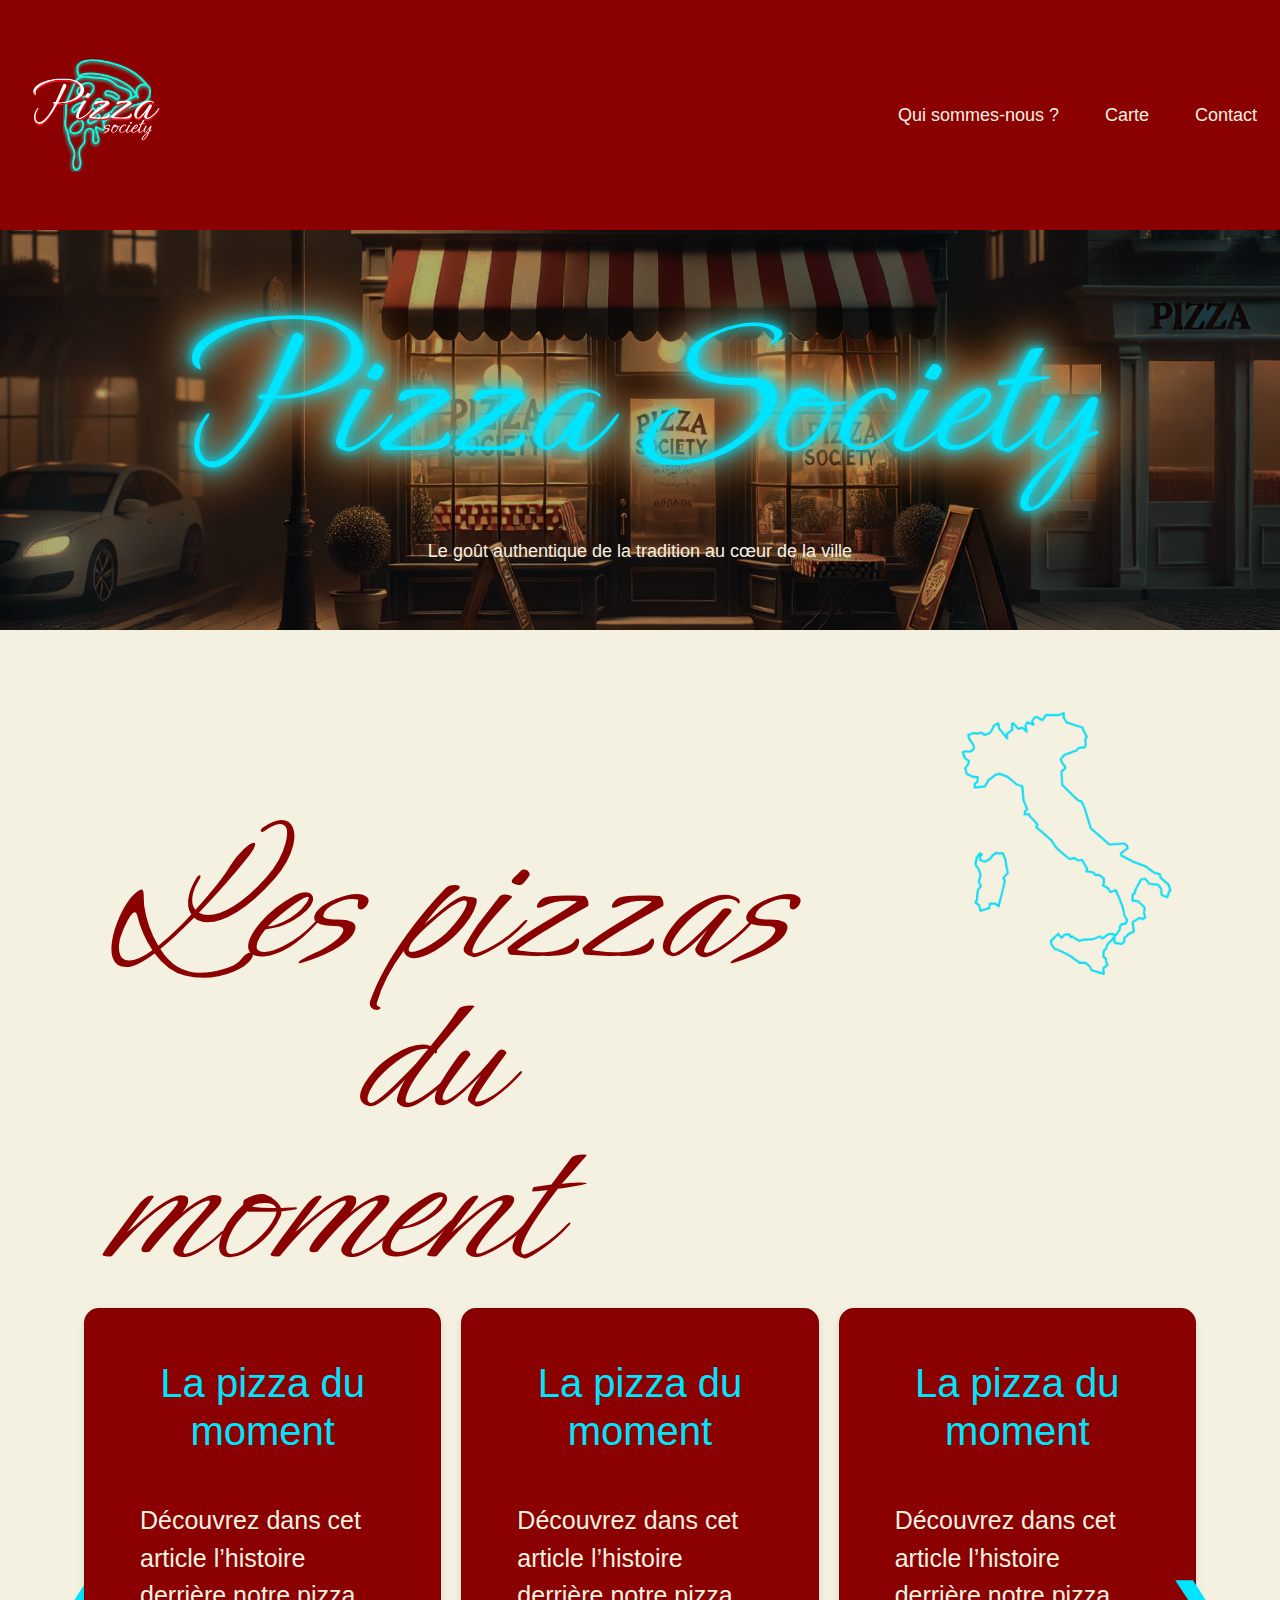
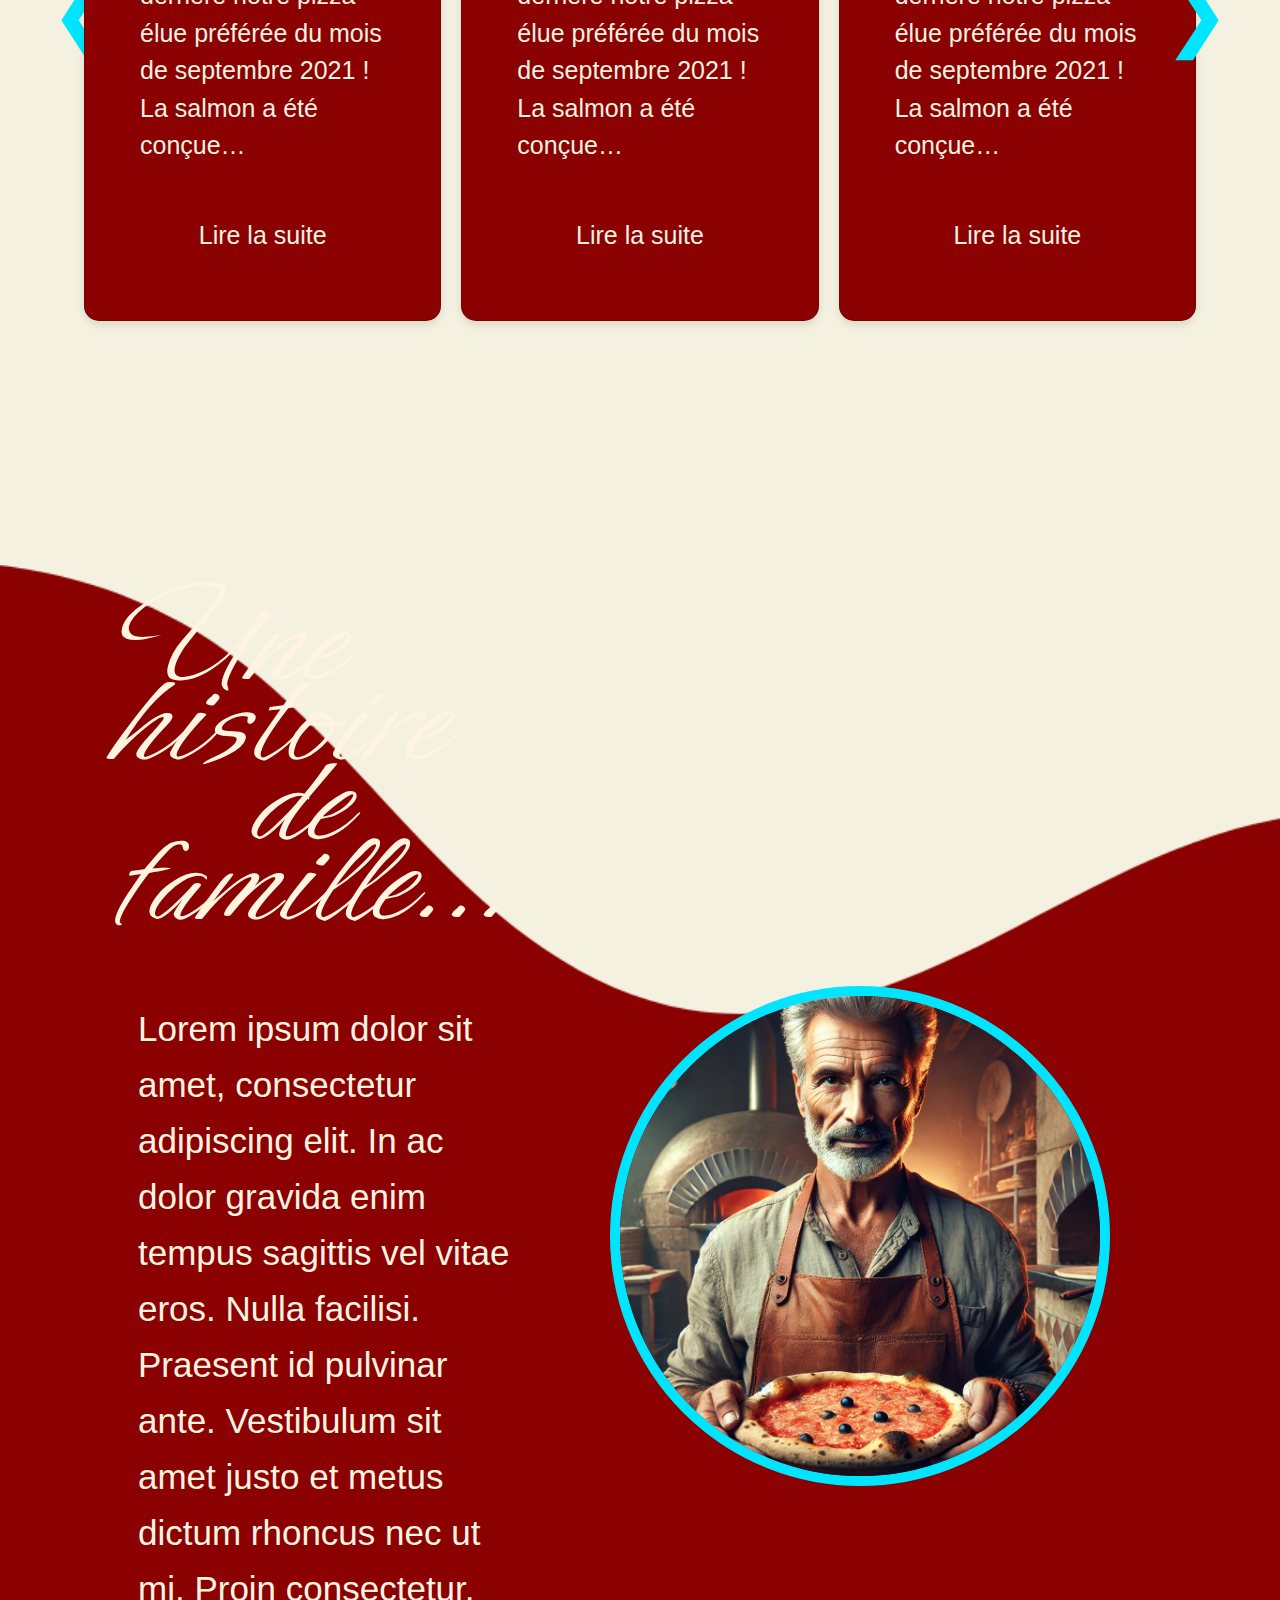
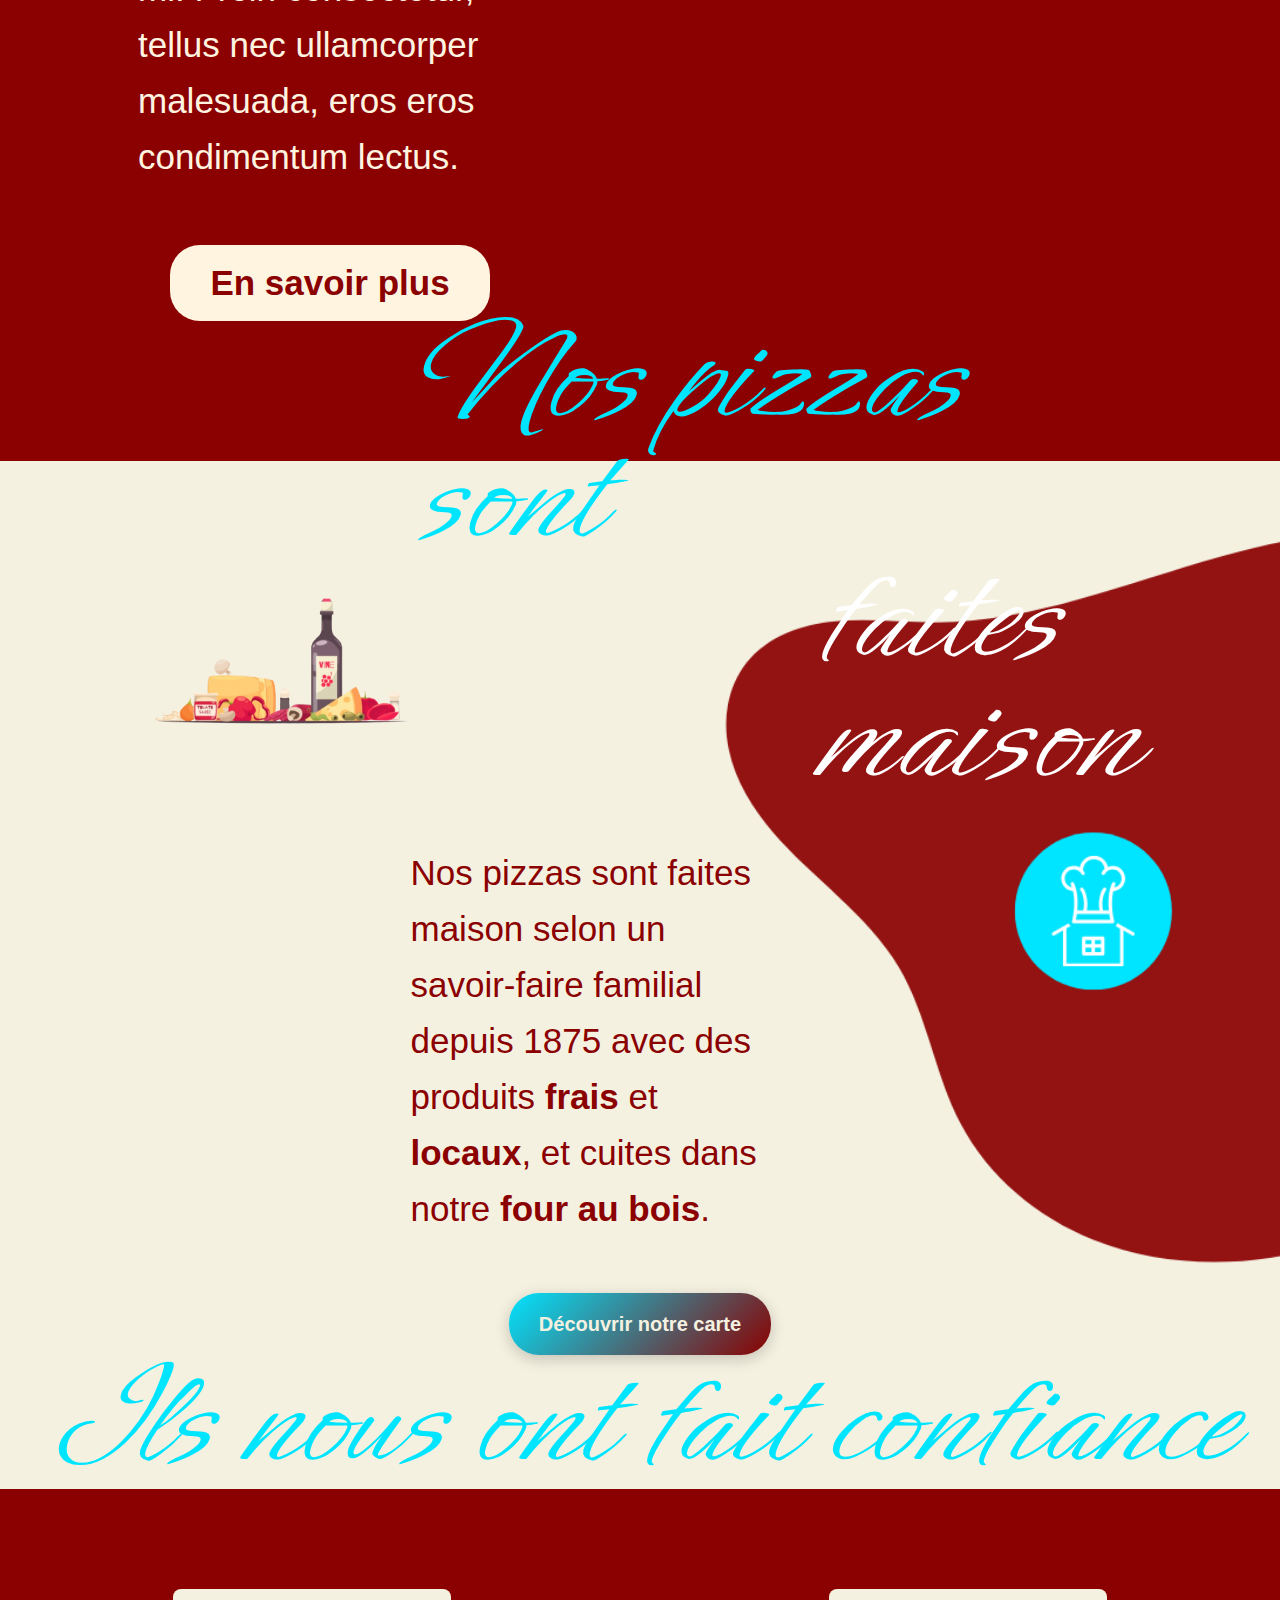
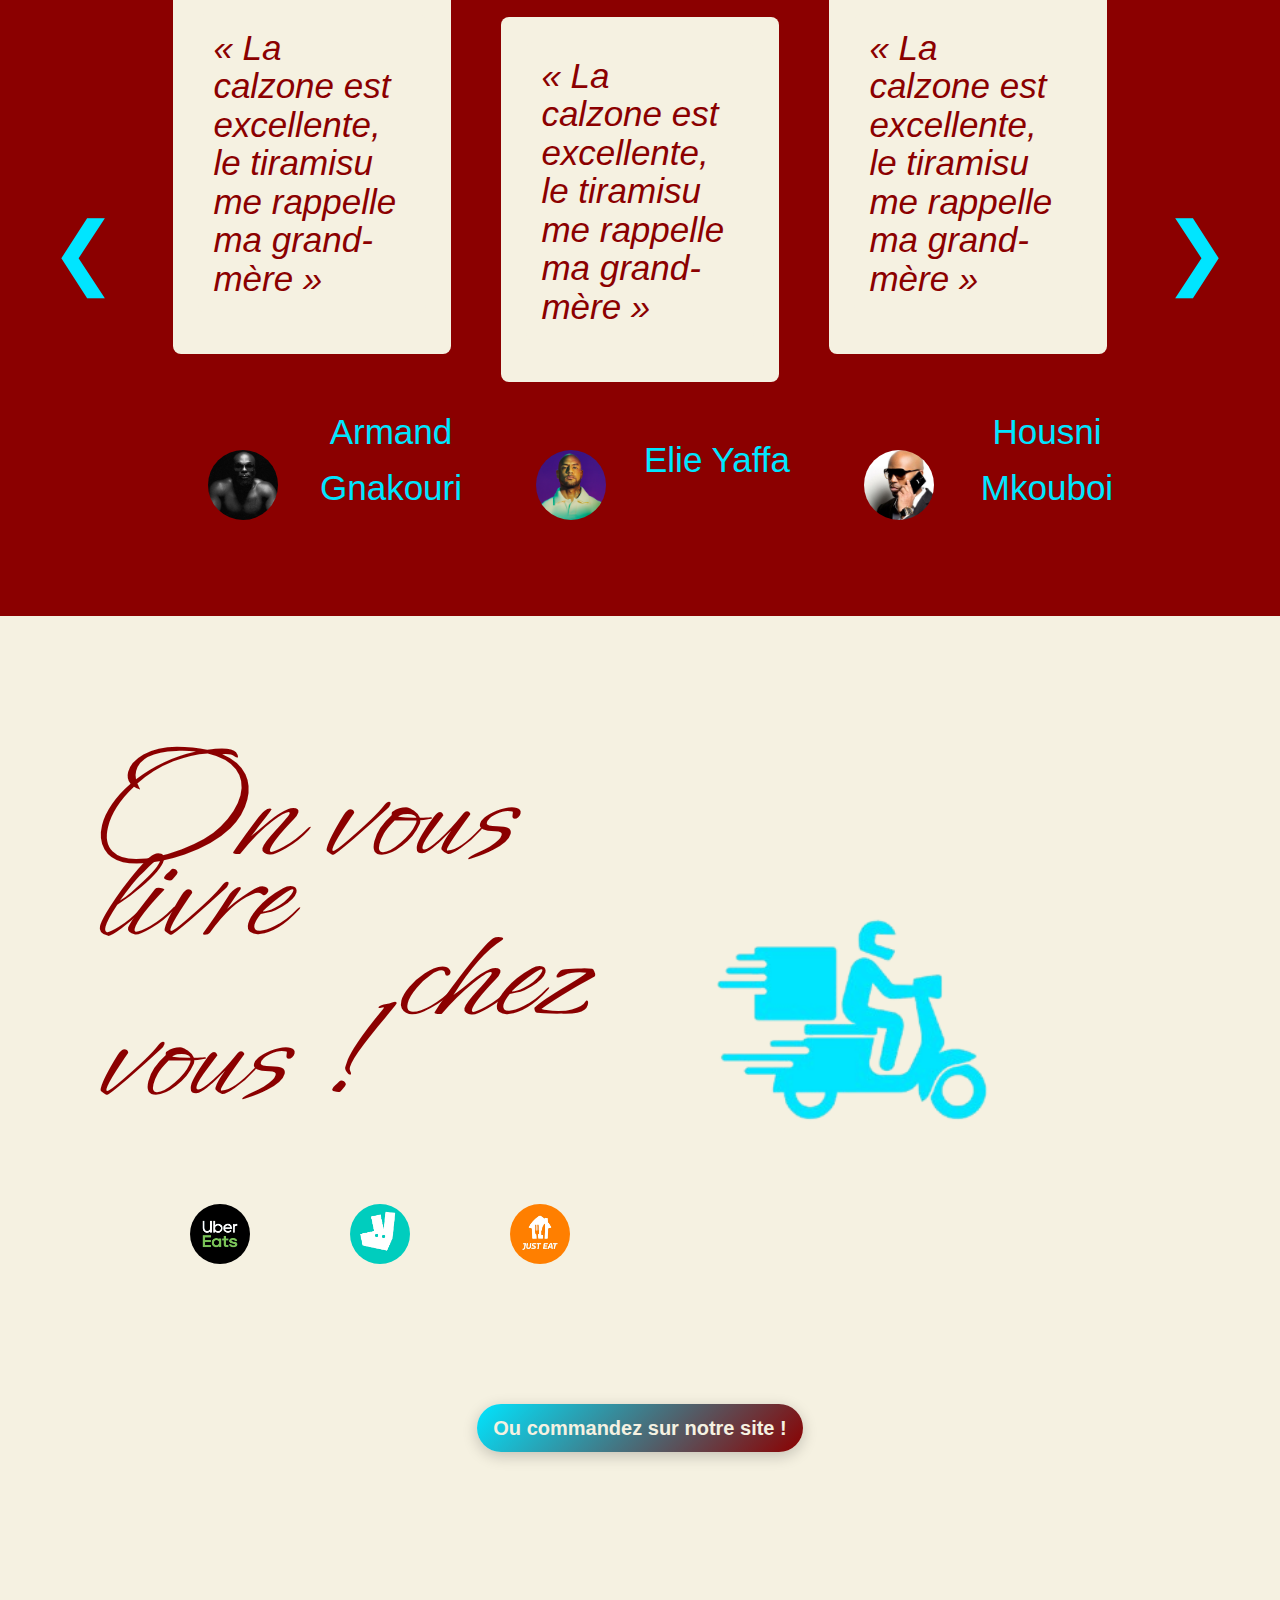
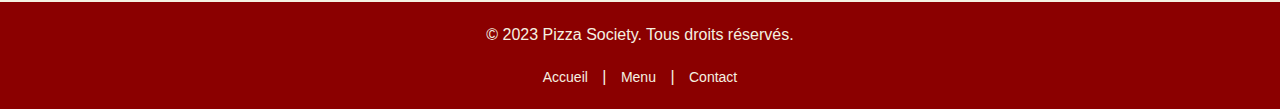
<file: HTML/index.html>
<!DOCTYPE html>
<html lang="fr">

<head>
    <meta charset="UTF-8">
    <meta name="viewport" content="width=device-width, initial-scale=1.0">
    <link rel="preconnect" href="https://fonts.googleapis.com">
    <link rel="preconnect" href="https://fonts.gstatic.com" crossorigin>
    <link rel="preconnect" href="https://fonts.googleapis.com">
    <link rel="preconnect" href="https://fonts.gstatic.com" crossorigin>
    <link href="https://fonts.googleapis.com/css2?family=Ephesis&family=Inter:wght@100..900&display=swap" rel="stylesheet">
    <link href="https://fonts.googleapis.com/css2?family=Ephesis&family=Nunito+Sans:ital,opsz,wght@0,6..12,200..1000;1,6..12,200..1000&display=swap" rel="stylesheet">
    <link href="https://maxcdn.bootstrapcdn.com/bootstrap/4.5.2/css/bootstrap.min.css" rel="stylesheet">
    <link rel="stylesheet" href="CSS/style.css">
    <title>Pizza Society-Accueil</title>
    <link rel="stylesheet" href="style.css">
</head>

<body>
    
    <nav class="navbar navbar-expand-lg navbar-dark bg-danger custom-navbar">
        <a class="navbar-brand" href="#">
            <img src="/Medias/Red and Beige Illustrative Pizza Restaurant Logo (4).png" alt="Pizza Society Logo" class="custom-logo">
        </a>
        <!-- Bouton de menu burger visible uniquement en responsive -->
        <button class="navbar-toggler d-lg-none" type="button" data-toggle="collapse" data-target="#navbarNav" aria-controls="navbarNav" aria-expanded="false" aria-label="Toggle navigation">
            <span class="navbar-toggler-icon"></span>
        </button>
        <!-- Liens de navigation -->
        <div class="collapse navbar-collapse" id="navbarNav">
            <ul class="navbar-nav ml-auto">
                <li class="nav-item">
                    <a class="nav-link" href="#family-story">Qui sommes-nous ?</a>
                </li>
                <li class="nav-item">
                    <a class="nav-link" href="/HTML/carte.html">Carte</a>
                </li>
                <li class="nav-item">
                    <a class="nav-link" href="/HTML/contact.html">Contact</a>
                </li>
            </ul>
        </div>
    </nav>
    
    
    
    
     <!-- Section Hero -->
     <section class="hero-section">
        <h1 class="hero-title">Pizza Society</h1>
        <p class="hero-subtitle">Le goût authentique de la tradition au cœur de la ville</p>
    </section>

   <!-- Section Pizzas du moment -->
<section class="first_page">
    <div class="pizza-du-moment">
        <h1>Les pizzas <br> <span>du moment</span></h1>
        <img src="Medias/italie-carte.png" alt="carte Italie">
    </div>
    <div class="carousel">
        <button class="carousel-btn left-btn">❮</button>
        <div class="cards-container">
            <div class="card">
                <h2 class="card-title">La pizza du <br> moment</h2>
                <p class="card-description">Découvrez dans cet article l’histoire derrière notre pizza élue préférée du mois de septembre 2021 ! La salmon a été conçue…</p>
                <button class="card-button">Lire la suite</button>
            </div>
            <div class="card">
                <h2 class="card-title">La pizza du <br> moment</h2>
                <p class="card-description">Découvrez dans cet article l’histoire derrière notre pizza élue préférée du mois de septembre 2021 ! La salmon a été conçue…</p>
                <button class="card-button">Lire la suite</button>
            </div>
            <div class="card">
                <h2 class="card-title">La pizza du <br> moment</h2>
                <p class="card-description">Découvrez dans cet article l’histoire derrière notre pizza élue préférée du mois de septembre 2021 ! La salmon a été conçue…</p>
                <button class="card-button">Lire la suite</button>
            </div>
        </div>
        <button class="carousel-btn right-btn">❯</button>
    </div>

<!-- Section Histoire de famille -->
<section id="family-story" class="family-story">
    <div class="content">
        <h1>Une histoire <br> <span>de famille...</span></h1>
        <p>Lorem ipsum dolor sit amet, consectetur adipiscing elit. In ac dolor gravida enim tempus sagittis vel vitae eros. Nulla facilisi. Praesent id pulvinar ante. Vestibulum sit amet justo et metus dictum rhoncus nec ut mi. Proin consectetur, tellus nec ullamcorper malesuada, eros eros condimentum lectus.</p>
        <a href="#" class="btn-savoir-plus">En savoir plus</a>
    </div>
    <div class="image-container">
        <img src="Medias/Pizzaiolo_Badass.jpg" alt="Chef">
    </div>
</section>
</section>

<!-- Section Nos pizzas faites maison -->
<section class="fait-maison reveal">
    <div class="card-maison">
        <div class="top">
            <div class="image_repas">
                <img src="Medias/Repas.png" alt="repas">
            </div>
            <h2>Nos pizzas sont <br><span>faites maison</span></h2>
        </div>
        <div class="container">
            <p>Nos pizzas sont faites maison selon un savoir-faire familial depuis 1875 avec des produits <strong>frais</strong> et <strong>locaux</strong>, et cuites dans notre <strong>four au bois</strong>.</p>
        </div>
        <a href="/HTML/carte.html" class="btn_carte">Découvrir notre carte</a>
    </div>
</section>

<!-- Section Témoignages -->
<section class="Témoignages">
    <div class="titre-témoignage">
        <h3> Ils nous ont fait confiance</h3>
    </div>
    <div class="carousel">
        <button class="carousel-btn left-btn">❮</button>
        <div class="slider">
            <div class="slide">
                <div class="bubble">
                    <p>« La calzone est excellente, le tiramisu me rappelle ma grand-mère »</p>
                </div>
                <div class="author">
                    <img src="Medias/kaaris.jpg" alt="Armand Gnakouri">
                    <span>Armand Gnakouri</span>
                </div>
            </div>
            <div class="slide">
                <div class="bubble">
                    <p>« La calzone est excellente, le tiramisu me rappelle ma grand-mère »</p>
                </div>
                <div class="author">
                    <img src="Medias/booba.png" alt="Elie Yaffa">
                    <span>Elie Yaffa</span>
                </div>
            </div>
            <div class="slide">
                <div class="bubble">
                    <p>« La calzone est excellente, le tiramisu me rappelle ma grand-mère »</p>
                </div>
                <div class="author">
                    <img src="Medias/rohff.png" alt="Housni Mkouboi">
                    <span>Housni Mkouboi</span>
                </div>
            </div>
        </div>
        <button class="carousel-btn right-btn">❯</button>
    </div>
</section>

<!-- Section Livraison -->
<section class="livraison reveal">
    <div class="container">
        <div class="titre-livraison">
            <h2>On vous livre <br> <span>chez vous !</span> </h2>
        </div>
        <div class="delivery-logos">
            <img src="Medias/uber-eats.png" alt="Uber Eats">
            <img src="Medias/deliveroo3.png" alt="Deliveroo">
            <img src="Medias/just-eat.png" alt="Just Eat">
        </div>
    </div>
    <div class="logo-livraison">
        <img src="Medias/logo-livraison.png" alt="logo livraison">
    </div>
</section>


<div class="btn-livraison">
    <a href="/HTML/contact.html" class="btn-commandez">Ou commandez sur notre site !</a>
</div>

<!-- Footer -->
<footer class="footer">
    <div class="footer-content">
        <p>&copy; 2023 Pizza Society. Tous droits réservés.</p>
        <nav class="footer-nav">
            <a href="#home">Accueil</a> |
            <a href="#menu">Menu</a> |
            <a href="#contact">Contact</a>
        </nav>
    </div>
</footer>

        <!-- Scripts Bootstrap -->
        <script src="https://code.jquery.com/jquery-3.5.1.min.js"></script>
        <script src="https://cdn.jsdelivr.net/npm/popper.js@1.16.1/dist/umd/popper.min.js"></script>
        <script src="https://stackpath.bootstrapcdn.com/bootstrap/4.5.2/js/bootstrap.min.js"></script>

        <script>
        document.querySelector('.nav-link').addEventListener('click', function(e) {
           e.preventDefault();
           const target = document.querySelector(this.getAttribute('href'));
           window.scrollTo({
               top: target.offsetTop,
               behavior: 'smooth'
               });
            });
        </script>
        <script>
            document.getElementById('burger-menu').addEventListener('click', function(e) {
                const navLinks = document.getElementById('nav-links');
                navLinks.classList.toggle('show');
            });
        </script>
        <script>
            // Active l'effet de clignotement au survol du texte "Bienvenue Chez Jonathan"
            document.getElementById('heroTitle').addEventListener('mouseover', function() {
                this.classList.add('blink');
            });
        
            // Désactive l'effet de clignotement quand on quitte le survol
            document.getElementById('heroTitle').addEventListener('mouseout', function() {
                this.classList.remove('blink');
            });
        </script>
</body>

</html
</file>
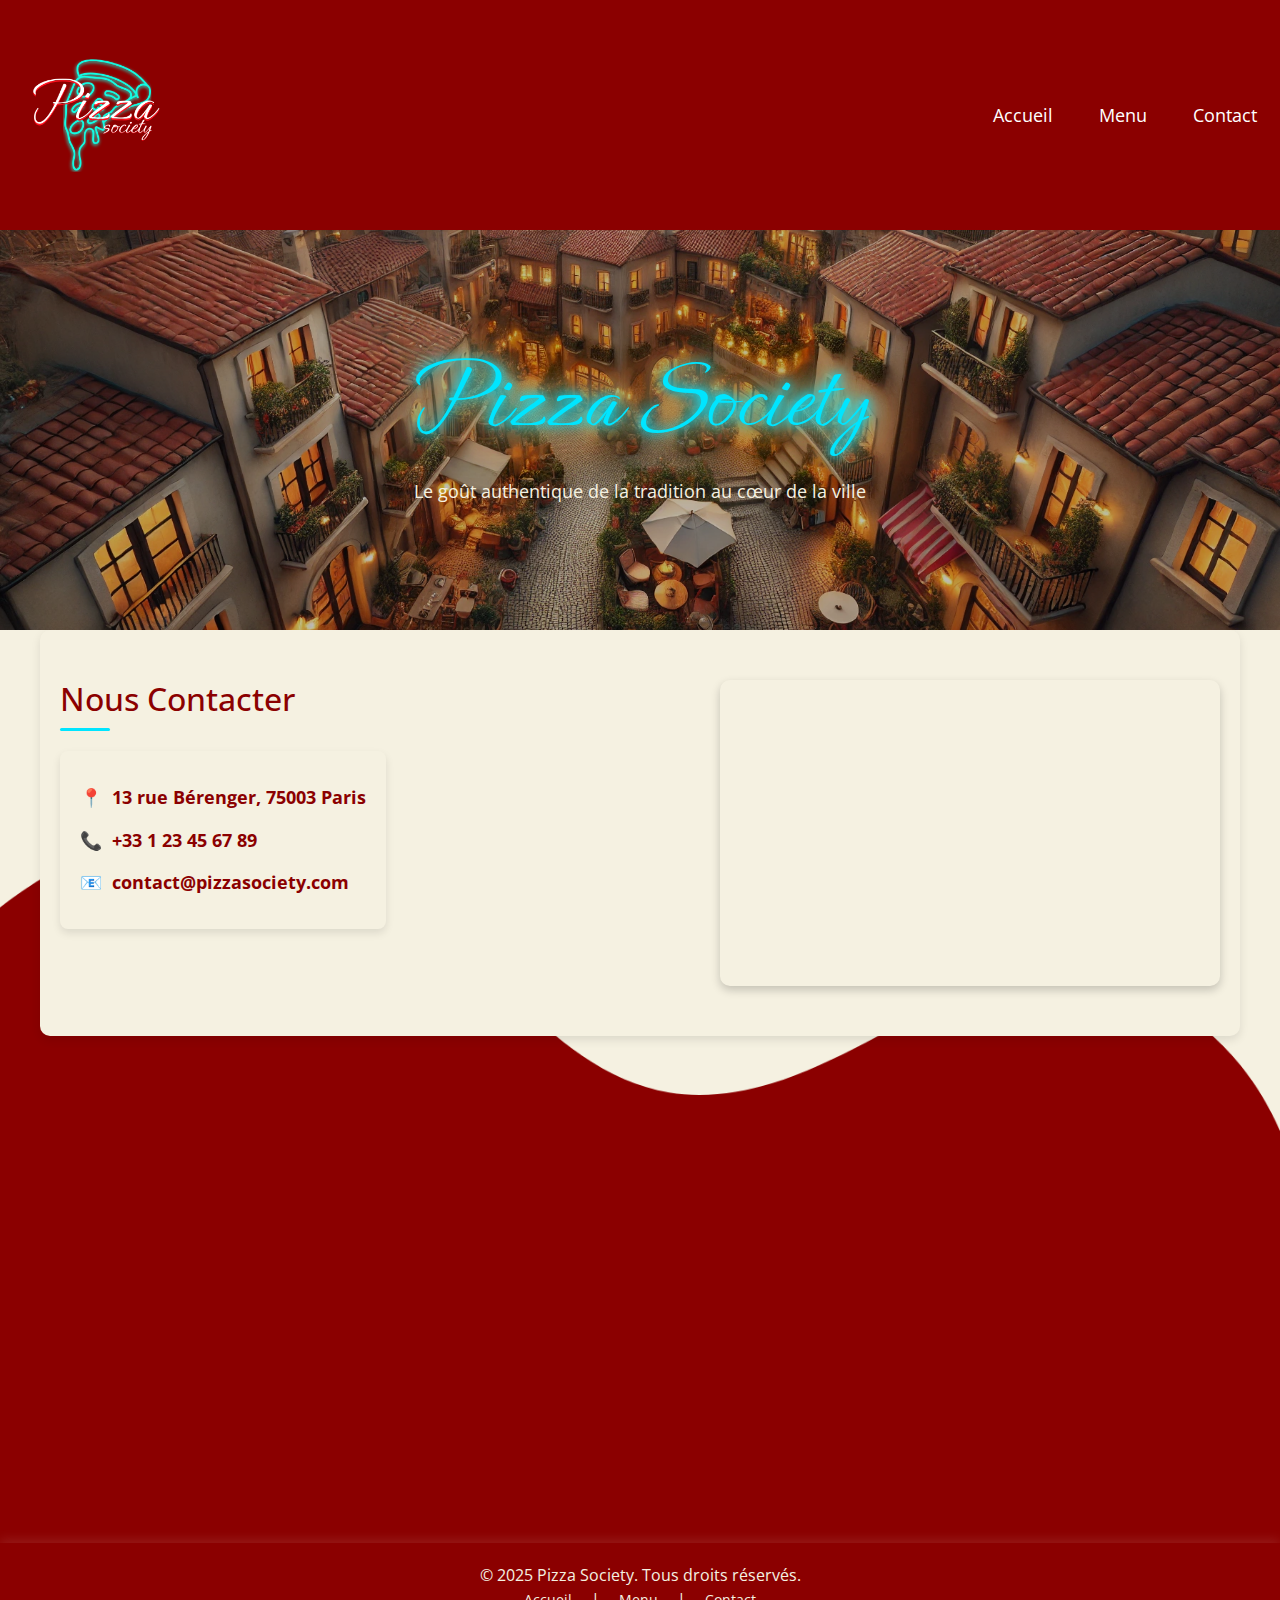
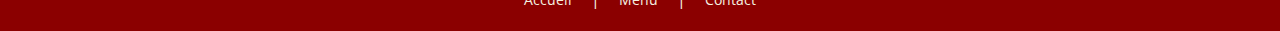
<file: HTML/contact.html>
<!DOCTYPE html>
<html lang="fr">
<head>
    <meta charset="UTF-8">
    <meta name="viewport" content="width=device-width, initial-scale=1.0">
    <title>Pizza Society - Contact</title>
    <!-- Lien CDN Bootstrap -->
    <link href="https://maxcdn.bootstrapcdn.com/bootstrap/4.5.2/css/bootstrap.min.css" rel="stylesheet">
    <link href="style3.css" rel="stylesheet">
    <link rel="preconnect" href="https://fonts.googleapis.com">
    <link rel="preconnect" href="https://fonts.gstatic.com" crossorigin>
    <link href="https://fonts.googleapis.com/css2?family=Ephesis&family=Inter:wght@100..900&display=swap" rel="stylesheet">
    <link rel="preconnect" href="https://fonts.googleapis.com">
    <link rel="preconnect" href="https://fonts.gstatic.com" crossorigin>
    <link href="https://fonts.googleapis.com/css2?family=Open+Sans:ital,wght@0,300..800;1,300..800&display=swap" rel="stylesheet">
</head>
<body>

<!-- Header avec menu burger Bootstrap -->
<nav class="navbar navbar-expand-lg navbar-dark bg-danger custom-navbar">
    <a class="navbar-brand" href="#">
        <img src="Red and Beige Illustrative Pizza Restaurant Logo (4).png" alt="Pizza Society Logo" class="custom-logo">
    </a>
    <!-- Bouton de menu burger visible uniquement en responsive -->
    <button class="navbar-toggler d-lg-none" type="button" data-toggle="collapse" data-target="#navbarNav" aria-controls="navbarNav" aria-expanded="false" aria-label="Toggle navigation">
        <span class="navbar-toggler-icon"></span>
    </button>
    <!-- Liens de navigation -->
    <div class="collapse navbar-collapse" id="navbarNav">
        <ul class="navbar-nav ml-auto">
            <li class="nav-item">
                <a class="nav-link" href="index.html">Accueil</a>
            </li>
            <li class="nav-item">
                <a class="nav-link" href="carte.html">Menu</a>
            </li>
            <li class="nav-item">
                <a class="nav-link" href="contact.html">Contact</a>
            </li>
        </ul>
    </div>
</nav>

<!-- Scripts Bootstrap -->
<script src="https://code.jquery.com/jquery-3.5.1.min.js"></script>
<script src="https://cdn.jsdelivr.net/npm/popper.js@1.16.1/dist/umd/popper.min.js"></script>
<script src="https://stackpath.bootstrapcdn.com/bootstrap/4.5.2/js/bootstrap.min.js"></script>


 <!-- Section Hero -->
 <section class="hero-section">
    <h1 class="hero-title">Pizza Society</h1>
    <p class="hero-subtitle">Le goût authentique de la tradition au cœur de la ville</p>
</section>

<section class="contact-info-section">
    <div class="contact-info">
        <h2 class="contact-title">Nous Contacter</h2>
        <div class="contact-details">
            <p>📍 <a href="https://www.google.com/maps/place/13+Rue+B%C3%A9ranger,+75003+Paris/@48.8659026,2.3609643,17z/data=!3m1!4b1!4m6!3m5!1s0x47e66e062001f451:0xb8e9453f4ab8e0aa!8m2!3d48.8658991!4d2.3635392!16s%2Fg%2F11c3q3dvw2?authuser=0&entry=ttu&g_ep=EgoyMDI0MTAyNy4wIKXMDSoASAFQAw%3D%3D" target="_blank">13 rue Bérenger, 75003 Paris</a></p>
            <p>📞 <a href="tel:+33123456789">+33 1 23 45 67 89</a></p>
            <p>📧 <a href="mailto:contact@pizzasociety.com">contact@pizzasociety.com</a></p>
        </div>
    </div>
    <div class="maps-container">
        <iframe 
            src="https://www.google.com/maps/embed?pb=!1m18!1m12!1m3!1d3059.611997425745!2d2.360318815078722!3d48.86588150885403!2m3!1f0!2f0!3f0!3m2!1i1024!2i768!4f13.1!3m3!1m2!1s0x47e66e062001f451%3A0xb8e9453f4ab8e0aa!2s13%20Rue%20B%C3%A9ranger%2C%2075003%20Paris!5e0!3m2!1sfr!2sfr!4v1730376078555!5m2!1sfr!2sfr" 
            width="100%" 
            height="300" 
            style="border:0;" 
            allowfullscreen="" 
            loading="lazy">
        </iframe>
    </div>
</section>

<!-- Section Notre Histoire -->
<section class="history-section">
    <div class="history-image">
        <img src="histoire contact.webp" alt="Image historique">
    </div>
    <div class="history-text">
        <h2>Notre Histoire</h2>
        <p>On raconte que Giovanni, le maître de Pizza Society, prépare chaque nuit une pizza spéciale dans un four secret, visible uniquement des initiés. Ceux qui ont la chance d’y goûter disent ressentir des souvenirs enfouis, comme si chaque bouchée révélait un fragment de passé oublié. Selon la légende, la recette de Giovanni contiendrait un ingrédient mystérieux, transmis de génération en génération, qui unit ceux qui franchissent les portes de sa pizzeria dans un pacte silencieux.</p>
    </div>
</section>

<!-- Footer -->
<footer class="footer">
    <div class="footer-content">
        <p>&copy; 2025 Pizza Society. Tous droits réservés.</p>
        <nav class="footer-nav">
            <a href="index.html">Accueil</a> |
            <a href="carte.html">Menu</a> |
            <a href="contact.html">Contact</a>
        </nav>
    </div>
</footer>

</body>
</html>
</file>
<file: HTML/CSS/style.css>
* {
    margin: 0;
    padding: 0;
    box-sizing: border-box;
}

body {
    font-family: 'open sans', sans-serif;
    line-height: 1.6;
    background-color:#f5f1e1;
    overflow-x: hidden;
}

.first_page {
    background-image: url(Medias/Background_V2.png) ;
    background-size: cover;
    background-position: center;
}

.custom-logo {
    width: 200px;
    height: auto;
    transform: scale(1.4);
    margin-top: -10px;
    margin-bottom: -10px; 
}

/* Barre de navigation - Version bureau */
.custom-navbar {
    background-color: #8b0000 !important;
    padding: 20px 0;
}

.custom-navbar .navbar-brand {
    font-family: 'Cursive', sans-serif;
    color: #00e5ff;
    font-size: 28px;
}

/* Liens de navigation - Version bureau */
.custom-navbar .navbar-nav .nav-link {
    color:#f5f1e1;
    font-size: 18px;
    margin: 0 15px;
    transition: color 0.3s ease, transform 0.3s ease;
}

.custom-navbar .navbar-nav .nav-link:hover {
    color: #00e5ff;
    transform: scale(1.05);
}

/* Menu burger - Version bureau */
.navbar-toggler {
    display: none;
}

/* Responsibilité */
@media (max-width: 768px) {
    .custom-logo {
        width: 150px;
    }

    .navbar-toggler {
        display: block;
        border: none;
    }

    .navbar-toggler-icon {
        background-image: url('/Medias/Background_V2.png');
        background-size: contain;
        background-repeat: no-repeat;
        width: 30px;
        height: 30px;
    }

    .navbar-nav {
        background-color: #8b0000;
    }

    .navbar-collapse {
        padding: 10px;
    }

    .navbar-nav .nav-link {
        color: #f5f1e1;
        font-size: 20px;
        padding: 10px 0;
    }

    .navbar-nav .nav-item {
        margin: 10px 0;
    }
}

/* Effet de soulignement avec une barre glissante */
.nav-links a::before {
    position: absolute;
    width: 100%;
    height: 2px;
    bottom: 0;
    left: 0;
    background-color:#8b0000;
    visibility: hidden;
    transform: scaleX(0);
    transition: all 0.3s ease-in-out;
}

.nav-links a:hover::before {
    visibility: visible;
    transform: scaleX(1);
}

/* Zoom léger et changement de couleur au survol */
.nav-links a:hover {
    color: #00e5ff;
    transform: scale(1.1);
}

/* Container pour la mise en page */
.container {
    max-width: 1200px;
    margin: 0 auto;
    padding: 20px;
}

/* Section du hero */

.hero-section {
    height: 400px;
    background-image: url('Medias/pizza\ society.png');  
    background-size: cover;
    background-position: center 70%;
    display: flex;
    flex-direction: column;
    align-items: center;
    justify-content: center;
    text-align: center;
    color: #f5f1e1;
    position: relative;
}

/* Effet Néon pour le titre Pizza Society */
.hero-title {
    font-size: 200px;
    font-family: 'ephesis';
    color: #00e5ff;
    text-shadow: 
      0 0 10px #00e5ff,
      0 0 20px #00e5ff,
      0 0 30px #00e5ff,
      0 0 40px #ff8c42,
      0 0 50px #ff8c42,
      0 0 60px #ff8c42,
      0 0 70px #ff8c42;
    transition: all 0.3s ease-in-out;
}

/* Animation de clignotement au survol */
.hero-title:hover {
    animation: neon-blink 1.5s infinite alternate;
}

@keyframes neon-blink {
    0%, 100% {
        text-shadow: 
          0 0 10px #00e5ff,
          0 0 20px #00e5ff,
          0 0 30px #00e5ff,
          0 0 40px #ff8c42,
          0 0 50px #ff8c42,
          0 0 60px #ff8c42,
          0 0 70px #ff8c42;
    }
    50% {
        text-shadow:
          0 0 5px #00e5ff,
          0 0 10px #00e5ff,
          0 0 15px #00e5ff;
    }
}


.hero-subtitle {
    font-size: 18px;
    margin-top: 10px;
}

.btn-cta:hover {
    background-color: #8b0000;
    color:#f5f1e1 ;
}

/* Animation d'apparition (fade-in + translation) */
@keyframes fadeInUp {
    0% {
        opacity: 0;
        transform: translateY(20px); 
    }
    100% {
        opacity: 1;
        transform: translateY(0);
    }
}


@media (max-width: 768px) {
    .hero-section {
        background-size: 100%;
        height: 200px;
        background-position: center bottom;
        background-position: center 100%;
    }
    
    .hero-section h1 {
        font-size: 80px;
        
    }

    .hero-section p {
        font-size: 16px;
    }

    .btn-cta {
        padding: 10px 10px;
        font-size: 16px;
    }
}

/* Section pizza du moment */
.pizza-du-moment {
    display: grid;
    grid-template-columns: 2fr 1fr; 
    width: 100%; 
}

.pizza-du-moment h1 {
    font-family: "Ephesis", cursive;
    font-size: 200px;
    font-style: italic;
    font-weight: 300;
    text-align: left;
    margin-left: 100px;
    line-height: 150px;
    padding-top: 100px;
    margin-top: 100px;
    color: #8b0000;
}

.pizza-du-moment  h1 span {
    margin: 250px;
    font-size: 200px;
}

.pizza-du-moment img {   
width: 100%;
height: auto;   
}

.carousel {
    display: flex;
    align-items: center;
    justify-content: center;
    position: relative;
    width: 100%;
    overflow: hidden;
    padding: 20px 0;
    margin-bottom: 70px;
}

.cards-container {
    display: flex;
    justify-content: space-between; 
    width: 90%; 
    gap: 20px; 
    padding: 0 20px; 
    box-shadow: 5px;
}

/* Style général de chaque carte */
.card {
    background-color: #8b0000;
    border-radius: 15px;
    padding: 20px;
    text-align: center;
    flex: 1; 
    box-shadow: 0px 4px 8px rgba(0, 0, 0, 0.1);
}

/* Style du titre */
.card-title {
    font-family: 'Arial', sans-serif;
    color:#00e5ff;
    font-size: 40px;
    width: 100%;
    align-items: center;
    justify-content: center;
    margin-top: 30px;
}

/* Style de la description */
.card-description {
    font-family: 'Arial', sans-serif;
    color:#f5f1e1;
    font-size: 25px;
    line-height: 1.5;
    margin: 35px;
    text-align: left;
}

/* Style du bouton */
.card-button {
    background-color:#8b0000;
    color:#f5f1e1;
    border: none;
    border-radius: 30px;
    padding: 15px 0px;
    font-size: 25px;
    font-family: 'Arial', sans-serif;
    cursor: pointer;
    transition: 0.3s ease;
    margin-bottom: 30px;
}

.card-button:hover {
    background-color:#00e5ff;
}

/* Styles des boutons de navigation du carrousel */
.carousel-btn {
    background: none;
    border: none;
    color:#00e5ff;
    font-size: 80px;
    cursor: pointer;
    position: absolute;
    top: 50%;
    transform: translateY(-50%);
}

.left-btn {
    left: 50px;
}

.right-btn {
    right: 50px;
}

@media (max-width: 768px) {
    .pizza-du-moment h1 br {
        display: none;
    }
    .pizza-du-moment h1 {
        font-size: 60px; 
        line-height: 50px; 
    }
    .pizza-du-moment h1 span {
        font-size: 60px;
        margin-left: 10px;
    }
    .cards-container {
        flex-direction: column; 
        align-items: center; 
    }

    .card {
        width: 90%;
        margin-bottom: 20px; 
    }

    .card-title {
        font-size: 30px;
    }

    .card-description {
        font-size: 20px; 
    }

    .card-button {
        font-size: 20px; 
    }
    .carousel-btn {
        font-size: 00px;
    }
}

/* Section famille */
.family-story {
    display: flex;
    align-items: center;
    justify-content: center;
    padding: 50px;
    color: #FFF4E0;
    text-align: center;
}

.content {
    padding: 40px;
    text-align: center;
    flex: 1; 
    width: 55%;
    font-size: 35px;
}

.family-story h1 {
    font-family: "Ephesis", cursive;
    font-size: 150px;
    font-style: italic;
    font-weight: 300;
    text-align: left;
    margin-left: 3%;
    line-height: 80px;
    margin-bottom: 80px;
    margin-top: 100px;
}

.family-story h1 span{
    font-size: 150px;
    text-align: left;
    margin-left: 30%;
}

.family-story p {
    text-align: left;
    margin-bottom: 60px;
    width: 80%;
    margin-left: 10%;
}

.btn-savoir-plus {
    display: inline-block;
    padding: 10px 40px;
    background-color: #FFF4E0;
    color:#8b0000;
    border-radius: 30px;
    text-decoration: none;
    font-weight: bold;
    margin-bottom: 50px;
}

.btn-savoir-plus :hover {
    background-color: #8b0000;
    color:#f5f1e1 ;
}

.image-container {
    width: 500px;
    height: 500px;
    overflow: hidden;
    border-radius: 50%;
    border: 10px solid #00e5ff;
    margin-right: 120px;
}

.image-container img {
    width: 100%;
    height: 100%;
    object-fit: cover;
}

@media (max-width: 768px) {
    .family-story {
        background-color: #8b0000;
        flex-direction: column; 
        padding: 20px;
    }
   
    .family-story h1,
    .family-story h1 span {
        color: #f5f1e1;
        font-size: 60px;
        line-height: 8vw; 
    }

    .content {
        width: 90%; 
        font-size: 5vw; 
    }

    .image-container {
        width: 90%; 
        margin-right: 0; 
    }

    .card-maison {
        margin: 0 20px; 
    }

    .container p {
        margin-right: 20px; 
    }

    .btn-savoir-plus {
        padding: 10px 20px; 
        font-size: 4vw; 
    }

    .btn_carte {
        padding: 10px 20px; 
        font-size: 16px; 
    }

    .image_repas img {
        margin-top: 100px; 
    }
}

/* Section fait maison */
.fait-maison {
    background-image: url(Medias/background_2.png);
    background-size:cover;
    background-position: center;
    margin: 0; 
    padding: 0; 
    height: 100vh;
    display: flex;
    justify-content: center;
    align-items: center;
}

.card-maison {
    display: flex;
    flex-direction: column;
    margin-right: 150px;
    margin-left: 150px; 
    margin-bottom: 300px ;
    margin-top: 100px;
    align-items: center; 
    text-align: center;
}

.top {
    display: flex;
    margin-top: 250px ;
    align-items: center; 
    text-align: center;
}

.fait-maison h2 {
    font-family: "Ephesis", cursive;
    font-size: 150px;
    font-style: italic;
    font-weight: 300;
    text-align: left;
    line-height: 120px;
    flex: 2;
    color:#00e5ff;
}

.fait-maison h2 span {
    display: inline-block;
    color: #ffffff;
    font-size: 150px;
    margin-left: 400px;
}

.container{
    width: 100%;
}

.container p {
    color: #8b0000;
    text-align: left;
    margin-right: 100px;
}

.image_repas {
    flex: 1;
    width: auto;
    max-width: 100%; 
    height: auto; 
}

.image_repas img {
    width: 100%; 
    margin-top: 200px;
    height: auto; 
}

.btn_carte {
    display: inline-block;
    padding: 15px 30px;
    background: linear-gradient(135deg, #00e5ff, #8b0000); 
    color: #f5f1e1;
    border: none;
    border-radius: 30px;
    font-weight: bold;
    font-size: 20px;
    text-align: center;
    text-decoration: none;
    transition: all 0.3s ease;
    box-shadow: 0px 4px 15px rgba(0, 0, 0, 0.2);
    cursor: pointer;
    margin-bottom: 200px;
}

.btn_carte:hover {
    color: #f5f1e1;
    text-decoration: none;
    background: linear-gradient(135deg, #8b0000,#00e5ff); 
    transform: translateY(-3px); 
    box-shadow: 0px 6px 20px rgba(0, 0, 0, 0.3); 
}

.btn_carte:active {
    transform: translateY(0px);
    box-shadow: 0px 2px 10px rgba(0, 0, 0, 0.2);
}

.titre-témoignage{ 
    display: flex;
    justify-content: center;
    background-color: #f5f1e1;
}

.titre-témoignage h3 {
    font-family: "Ephesis", cursive;
    font-size: 150px;
    font-style: italic;
    font-weight: 300;
    text-align: left;
    line-height: 120px;
    color: #00e5ff;
}

@media (max-width: 768px) {
    .card-maison {
        margin: 5px
    }

    .fait-maison h2 {
        font-size: 60px; 
        line-height: 45px; 
    }

    .fait-maison h2 span {
        font-size: 60px; 
       margin-left: 10px; 
    }

    .container p {
        margin-right: 0; 
        text-align: center; 
        font-size: 18px;
    }

    .image_repas img {
        margin-top: 0px; 
    }

    .btn_carte {
        padding: 10px 15px; 
        font-size: 14px; 
        margin-bottom: 80px; 
    }

    .titre-témoignage h3 {
        font-size: 60px; 
        line-height: 50px; 
    }
    .image_repas {
        display: none; 
}
}

/* Section témoignages */
.Témoignages {
    background-color:#8b0000;
}

.slider {
    display: flex;
    align-items: center;
    width: 80%;
    padding: 20px;
    position: relative;
}

.slide {
    flex: 1;
    text-align: center;
    margin-top: 50px;
    padding: 10px;
    border-radius: 8px;
}

.slide p {
    font-style: italic;
    background-color:#f5f1e1;
    font-size: 35px;
    text-align: left;
    padding: 15px;
    border-radius: 8px;
    color: #8b0000;
    line-height: 110%;
}

.bubble {
    position: relative;
    display: inline-block;
    background-color: #f5f1e1;
    padding: 25px;
    border-radius: 8px;
    color: #8b0000;
    font-size: 24px;
    font-style: italic;
    text-align: left;
    max-width: 90%;
}

.author {
    display: flex;
    align-items: center;
    margin-left: 50px;
    margin-top: 50px;
}

.author img {
    width: 70px;
    height: 70px;
    border-radius: 50%;
    margin-right: 8px;
object-fit: cover;
}

.author span {
    margin-left: 30px;
    color:#00e5ff;
    font-size: 35px;
    margin-bottom: 50px;
}

.bubble {
    position: relative;
    display: inline-block;
    background-color: #f5f1e1;
    padding: 25px;
    border-radius: 8px;
    color: #8b0000;
    font-size: 24px;
    font-style: italic;
    text-align: left;
    max-width: 90%;
}

.author {
    display: flex;
    align-items: center;
    margin-left: 50px;
    margin-top: 50px;
}

.author img {
    width: 70px;
    height: 70px;
    border-radius: 50%;
    margin-right: 8px;
    object-fit: cover;
}

.author span {
    margin-left: 30px;
    color: #00e5ff;
    font-size: 35px;
    margin-bottom: 50px;
}

@media (max-width: 768px) {
    .slider {
        width: 100%; 
        display: flex;
        flex-direction: column; 
        align-items: center;
        padding: 0 10px; 
    }

    .slide {
        width: 100%; 
        max-width: 100%; 
        margin: 15px 0; 
        box-shadow: 0 2px 5px rgba(0, 0, 0, 0.3); 
        border-radius: 8px; 
    }
}

/* Section Livraison */
.livraison {
    display: flex;
    align-items: center;
    justify-content: center;
    padding: 50px;
    color: #FFF4E0;
    text-align: center;
}
.container {
    padding: 40px;
    text-align: center;
    flex: 1; 
    width: 55%;
    font-size: 35px;
}

.titre-livraison {
    display: flex;
    justify-content: left;
    font-family: "Ephesis", cursive;
    font-style: italic;
    font-weight: 300;
    text-align: left;
    line-height: 80px;
    color: #8b0000;
}

.titre-livraison h2{
    font-size: 150px;
    font-style: italic;
    font-weight: 300;
    text-align: left;
    line-height: 80px;
}

.titre-livraison h2 span{
    font-size: 150px;
    margin-left: 300px;
}

.livraison .delivery-logos {
    display: flex;
    justify-content: left;
    gap: 100px;
    margin-top: 100px;
    margin-left: 100px;
}

.livraison .delivery-logos img {
    width: 150px;
    height: 150px;
    border-radius: 50%;
    animation: bounceIn 2s infinite alternate;
    transition: transform 0.3s ease;
}

.livraison .delivery-logos img:hover {
    transform: scale(1.3);
}

.logo-livraison {
    width: 500px;
    height: 500px;
    margin-right: 150px;
}

.logo-livraison img {
    width: 100%;
    height: 100%;
    object-fit: 
    cover;
}

.btn-livraison {
    display: flex;
    justify-content: center;
    margin-top: 50px;
    margin-bottom: 150px;
}

.btn-commandez {
    padding: 15px 30px;
    background: linear-gradient(135deg, #00e5ff, #8b0000); 
    color: #f5f1e1;
    border: none;
    border-radius: 30px;
    font-weight: bold;
    font-size: 20px;
    text-align: center;
    text-decoration: none;
    transition: all 0.3s ease;
    box-shadow: 0px 4px 15px rgba(0, 0, 0, 0.2);
    cursor: pointer;
}

.btn-commandez:hover {
    color: #f5f1e1;
    text-decoration: none;
    background: linear-gradient(135deg, #8b0000,#00e5ff); 
    transform: translateY(-3px); 
    box-shadow: 0px 6px 20px rgba(0, 0, 0, 0.3); 
}

.btn-commandez:active {
    transform: translateY(0px);
    box-shadow: 0px 2px 10px rgba(0, 0, 0, 0.2);
}

.livraison .delivery-logos img {
    width: 60px; 
    height: 60px;
}

.btn-commandez {
    padding: 8px 16px; 
}

    @media (max-width: 768px) {
        .livraison .delivery-logos {
            justify-content: center; 
            margin-left: 0; 
            gap: 20px; 
        }

        .logo-livraison {
            display: none;
        }
    
        .livraison .delivery-logos img {
            width: 80px; 
            height: 80px;
        }

        .titre-livraison {
            display: flex;
            flex-direction: column; 
            align-items: center; 
            text-align: center; 
            padding: 20px; 
        }
    
        .titre-livraison h2 {
            font-size: 60px; 
            line-height: 50px; 
        }
    
        .titre-livraison h2 span {
            font-size: 60px; 
            margin-left: 30px;
        }
    
        .livraison {
            padding: 20px; 
            text-align: center; 
        }
    
        .livraison .delivery-logos {
            display: flex;
            justify-content: center; 
            flex-wrap: wrap; 
            gap: 20px; 
            margin-top: 20px; 
        }
    
        .livraison .delivery-logos img {
            width: 60px; 
            height: 60px;
            transition: transform 0.3s ease; 
        }
    
        .livraison .delivery-logos img:hover {
            transform: scale(1.1); 
        }
    
        .btn-commandez {
            font-size: 16px; 
            padding: 10px 20px; 
            margin-top: 20px; 
        }
    }

/* Footer */
.footer {
    background-color: #8b0000;
    color: #f5f1e1;
    padding: 20px 0;
    text-align: center;
    animation: slideInLeft 1.5s ease-out;
}

.footer a {
    color: #f5f1e1;
    margin: 0 10px;
    text-decoration: none;
    font-size: 14px;
}

@media (max-width: 768px) {
    .nav-links {
        display: none;
        flex-direction: column;
        position: absolute;
        top: 60px;
        right: 0;
        background-color: #8b0000;
        width: 80%;
        text-align: center;
        gap: 20px;
        padding: 20px 0;
        box-shadow: 0 4px 10px hsla(0, 0%, 0%, 0.1);
    }

    .nav-links li {
        margin: 10px 0;
    }

    .burger-menu {
        display: block;
    }

    .nav-links.show {
        display: flex;
    }
}
</file>
<file: HTML/style.css>
* {
    margin: 0;
    padding: 0;
    box-sizing: border-box;
}

body {
    font-family: 'open sans', sans-serif;
    line-height: 1.6;
    background-color:#f5f1e1;
    overflow-x: hidden;
}

.first_page {
    background-image: url(Background_V2.png) ;
    background-size: cover;
    background-position: center;
}

.custom-logo {
    width: 200px;
    height: auto;
    transform: scale(1.4);
    margin-top: -10px;
    margin-bottom: -10px; 
}

/* Barre de navigation - Version bureau */
.custom-navbar {
    background-color: #8b0000 !important;
    padding: 20px 0;
}

.custom-navbar .navbar-brand {
    font-family: 'Cursive', sans-serif;
    color: #00e5ff;
    font-size: 28px;
}

/* Liens de navigation - Version bureau */
.custom-navbar .navbar-nav .nav-link {
    color:#f5f1e1;
    font-size: 18px;
    margin: 0 15px;
    transition: color 0.3s ease, transform 0.3s ease;
}

.custom-navbar .navbar-nav .nav-link:hover {
    color: #00e5ff;
    transform: scale(1.05);
}

/* Menu burger - Version bureau */
.navbar-toggler {
    display: none;
}

/* Responsibilité */
@media (max-width: 768px) {
    .custom-logo {
        width: 150px;
    }

    .navbar-toggler {
        display: block;
        border: none;
    }

    .navbar-toggler-icon {
        background-image: url('Background_V2.png');
        background-size: contain;
        background-repeat: no-repeat;
        width: 30px;
        height: 30px;
    }

    .navbar-nav {
        background-color: #8b0000;
    }

    .navbar-collapse {
        padding: 10px;
    }

    .navbar-nav .nav-link {
        color: #f5f1e1;
        font-size: 20px;
        padding: 10px 0;
    }

    .navbar-nav .nav-item {
        margin: 10px 0;
    }
}

/* Effet de soulignement avec une barre glissante */
.nav-links a::before {
    position: absolute;
    width: 100%;
    height: 2px;
    bottom: 0;
    left: 0;
    background-color:#8b0000;
    visibility: hidden;
    transform: scaleX(0);
    transition: all 0.3s ease-in-out;
}

.nav-links a:hover::before {
    visibility: visible;
    transform: scaleX(1);
}

/* Zoom léger et changement de couleur au survol */
.nav-links a:hover {
    color: #00e5ff;
    transform: scale(1.1);
}

/* Container pour la mise en page */
.container {
    max-width: 1200px;
    margin: 0 auto;
    padding: 20px;
}

/* Section du hero */

.hero-section {
    height: 400px;
    background-image: url('pizza\ society.png');  
    background-size: cover;
    background-position: center 70%;
    display: flex;
    flex-direction: column;
    align-items: center;
    justify-content: center;
    text-align: center;
    color: #f5f1e1;
    position: relative;
}

/* Effet Néon pour le titre Pizza Society */
.hero-title {
    font-size: 200px;
    font-family: 'ephesis';
    color: #00e5ff;
    text-shadow: 
      0 0 10px #00e5ff,
      0 0 20px #00e5ff,
      0 0 30px #00e5ff,
      0 0 40px #ff8c42,
      0 0 50px #ff8c42,
      0 0 60px #ff8c42,
      0 0 70px #ff8c42;
    transition: all 0.3s ease-in-out;
}

/* Animation de clignotement au survol */
.hero-title:hover {
    animation: neon-blink 1.5s infinite alternate;
}

@keyframes neon-blink {
    0%, 100% {
        text-shadow: 
          0 0 10px #00e5ff,
          0 0 20px #00e5ff,
          0 0 30px #00e5ff,
          0 0 40px #ff8c42,
          0 0 50px #ff8c42,
          0 0 60px #ff8c42,
          0 0 70px #ff8c42;
    }
    50% {
        text-shadow:
          0 0 5px #00e5ff,
          0 0 10px #00e5ff,
          0 0 15px #00e5ff;
    }
}


.hero-subtitle {
    font-size: 18px;
    margin-top: 10px;
}

.btn-cta:hover {
    background-color: #8b0000;
    color:#f5f1e1 ;
}

/* Animation d'apparition (fade-in + translation) */
@keyframes fadeInUp {
    0% {
        opacity: 0;
        transform: translateY(20px); 
    }
    100% {
        opacity: 1;
        transform: translateY(0);
    }
}


@media (max-width: 768px) {
    .hero-section {
        background-size: 100%;
        height: 200px;
        background-position: center bottom;
        background-position: center 100%;
    }
    
    .hero-section h1 {
        font-size: 80px;
        
    }

    .hero-section p {
        font-size: 16px;
    }

    .btn-cta {
        padding: 10px 10px;
        font-size: 16px;
    }
}

/* Section pizza du moment */
.pizza-du-moment {
    display: grid;
    grid-template-columns: 2fr 1fr; 
    width: 100%; 
}

.pizza-du-moment h1 {
    font-family: "Ephesis", cursive;
    font-size: 200px;
    font-style: italic;
    font-weight: 300;
    text-align: left;
    margin-left: 100px;
    line-height: 150px;
    padding-top: 100px;
    margin-top: 100px;
    color: #8b0000;
}

.pizza-du-moment  h1 span {
    margin: 250px;
    font-size: 200px;
}

.pizza-du-moment img {   
width: 100%;
height: auto;   
}

.carousel {
    display: flex;
    align-items: center;
    justify-content: center;
    position: relative;
    width: 100%;
    overflow: hidden;
    padding: 20px 0;
    margin-bottom: 70px;
}

.cards-container {
    display: flex;
    justify-content: space-between; 
    width: 90%; 
    gap: 20px; 
    padding: 0 20px; 
    box-shadow: 5px;
}

/* Style général de chaque carte */
.card {
    background-color: #8b0000;
    border-radius: 15px;
    padding: 20px;
    text-align: center;
    flex: 1; 
    box-shadow: 0px 4px 8px rgba(0, 0, 0, 0.1);
}

/* Style du titre */
.card-title {
    font-family: 'open sans', sans-serif;
    color:#00e5ff;
    font-size: 40px;
    width: 100%;
    align-items: center;
    justify-content: center;
    margin-top: 30px;
}

/* Style de la description */
.card-description {
    font-family: 'open sans', sans-serif;
    color:#f5f1e1;
    font-size: 25px;
    line-height: 1.5;
    margin: 35px;
    text-align: left;
}

/* Style du bouton */
.card-button {
    background-color:#8b0000;
    color:#f5f1e1;
    border: none;
    border-radius: 30px;
    padding: 15px 0px;
    font-size: 25px;
    font-family: 'open sans', sans-serif;
    cursor: pointer;
    transition: 0.3s ease;
    margin-bottom: 30px;
}

.card-button:hover {
    background-color:#00e5ff;
}

/* Styles des boutons de navigation du carrousel */
.carousel-btn {
    background: none;
    border: none;
    color:#00e5ff;
    font-size: 80px;
    cursor: pointer;
    position: absolute;
    top: 50%;
    transform: translateY(-50%);
}

.left-btn {
    left: 50px;
}

.right-btn {
    right: 50px;
}

@media (max-width: 768px) {
    .pizza-du-moment h1 br {
        display: none;
    }
    .pizza-du-moment h1 {
        font-size: 60px; 
        line-height: 50px; 
    }
    .pizza-du-moment h1 span {
        font-size: 60px;
        margin-left: 10px;
    }
    .cards-container {
        flex-direction: column; 
        align-items: center; 
    }

    .card {
        width: 90%;
        margin-bottom: 20px; 
    }

    .card-title {
        font-size: 30px;
    }

    .card-description {
        font-size: 20px; 
    }

    .card-button {
        font-size: 20px; 
    }
    .carousel-btn {
        font-size: 00px;
    }
}

/* Section famille */
.family-story {
    display: flex;
    align-items: center;
    justify-content: center;
    padding: 50px;
    color: #FFF4E0;
    text-align: center;
}

.content {
    padding: 40px;
    text-align: center;
    flex: 1; 
    width: 55%;
    font-size: 35px;
}

.family-story h1 {
    font-family: "Ephesis", cursive;
    font-size: 150px;
    font-style: italic;
    font-weight: 300;
    text-align: left;
    margin-left: 3%;
    line-height: 80px;
    margin-bottom: 80px;
    margin-top: 100px;
}

.family-story h1 span{
    font-size: 150px;
    text-align: left;
    margin-left: 30%;
}

.family-story p {
    text-align: left;
    margin-bottom: 60px;
    width: 80%;
    margin-left: 10%;
}

.btn-savoir-plus {
    display: inline-block;
    padding: 10px 40px;
    background-color: #FFF4E0;
    color:#8b0000;
    border-radius: 30px;
    text-decoration: none;
    font-weight: bold;
    margin-bottom: 50px;
}

.btn-savoir-plus :hover {
    background-color: #8b0000;
    color:#f5f1e1 ;
}

.image-container {
    width: 500px;
    height: 500px;
    overflow: hidden;
    border-radius: 50%;
    border: 10px solid #00e5ff;
    margin-right: 120px;
}

.image-container img {
    width: 100%;
    height: 100%;
    object-fit: cover;
}

@media (max-width: 768px) {
    .family-story {
        background-color: #8b0000;
        flex-direction: column; 
        padding: 20px;
    }
   
    .family-story h1,
    .family-story h1 span {
        color: #f5f1e1;
        font-size: 60px;
        line-height: 8vw; 
    }

    .content {
        width: 90%; 
        font-size: 5vw; 
    }

    .image-container {
        width: 90%; 
        margin-right: 0; 
    }

    .card-maison {
        margin: 0 20px; 
    }

    .container p {
        margin-right: 20px; 
    }

    .btn-savoir-plus {
        padding: 10px 20px; 
        font-size: 4vw; 
    }

    .btn_carte {
        padding: 10px 20px; 
        font-size: 16px; 
    }

    .image_repas img {
        margin-top: 100px; 
    }
}

/* Section fait maison */
.fait-maison {
    background-image: url(background_2.png);
    background-size:cover;
    background-position: center;
    margin: 0; 
    padding: 0; 
    height: 100vh;
    display: flex;
    justify-content: center;
    align-items: center;
}

.card-maison {
    display: flex;
    flex-direction: column;
    margin-right: 150px;
    margin-left: 150px; 
    margin-bottom: 300px ;
    margin-top: 100px;
    align-items: center; 
    text-align: center;
}

.top {
    display: flex;
    margin-top: 250px ;
    align-items: center; 
    text-align: center;
}

.fait-maison h2 {
    font-family: "Ephesis", cursive;
    font-size: 150px;
    font-style: italic;
    font-weight: 300;
    text-align: left;
    line-height: 120px;
    flex: 2;
    color:#00e5ff;
}

.fait-maison h2 span {
    display: inline-block;
    color: #ffffff;
    font-size: 150px;
    margin-left: 400px;
}

.container{
    width: 100%;
}

.container p {
    color: #8b0000;
    text-align: left;
    margin-right: 100px;
}

.image_repas {
    flex: 1;
    width: auto;
    max-width: 100%; 
    height: auto; 
}

.image_repas img {
    width: 100%; 
    margin-top: 200px;
    height: auto; 
}

.btn_carte {
    display: inline-block;
    padding: 15px 30px;
    background: linear-gradient(135deg, #00e5ff, #8b0000); 
    color: #f5f1e1;
    border: none;
    border-radius: 30px;
    font-weight: bold;
    font-size: 20px;
    text-align: center;
    text-decoration: none;
    transition: all 0.3s ease;
    box-shadow: 0px 4px 15px rgba(0, 0, 0, 0.2);
    cursor: pointer;
    margin-bottom: 200px;
}

.btn_carte:hover {
    color: #f5f1e1;
    text-decoration: none;
    background: linear-gradient(135deg, #8b0000,#00e5ff); 
    transform: translateY(-3px); 
    box-shadow: 0px 6px 20px rgba(0, 0, 0, 0.3); 
}

.btn_carte:active {
    transform: translateY(0px);
    box-shadow: 0px 2px 10px rgba(0, 0, 0, 0.2);
}

.titre-témoignage{ 
    display: flex;
    justify-content: center;
    background-color: #f5f1e1;
}

.titre-témoignage h3 {
    font-family: "Ephesis", cursive;
    font-size: 150px;
    font-style: italic;
    font-weight: 300;
    text-align: left;
    line-height: 120px;
    color: #00e5ff;
}

@media (max-width: 768px) {
    .card-maison {
        margin: 5px
    }

    .fait-maison h2 {
        font-size: 60px; 
        line-height: 45px; 
    }

    .fait-maison h2 span {
        font-size: 60px; 
       margin-left: 10px; 
    }

    .container p {
        margin-right: 0; 
        text-align: center; 
        font-size: 18px;
    }

    .image_repas img {
        margin-top: 0px; 
    }

    .btn_carte {
        padding: 10px 15px; 
        font-size: 14px; 
        margin-bottom: 80px; 
    }

    .titre-témoignage h3 {
        font-size: 60px; 
        line-height: 50px; 
    }
    .image_repas {
        display: none; 
}
}

/* Section témoignages */
.Témoignages {
    background-color:#8b0000;
}

.slider {
    display: flex;
    align-items: center;
    width: 80%;
    padding: 20px;
    position: relative;
}

.slide {
    flex: 1;
    text-align: center;
    margin-top: 50px;
    padding: 10px;
    border-radius: 8px;
}

.slide p {
    font-style: italic;
    background-color:#f5f1e1;
    font-size: 35px;
    text-align: left;
    padding: 15px;
    border-radius: 8px;
    color: #8b0000;
    line-height: 110%;
}

.bubble {
    position: relative;
    display: inline-block;
    background-color: #f5f1e1;
    padding: 25px;
    border-radius: 8px;
    color: #8b0000;
    font-size: 24px;
    font-style: italic;
    text-align: left;
    max-width: 90%;
}

.author {
    display: flex;
    align-items: center;
    margin-left: 50px;
    margin-top: 50px;
}

.author img {
    width: 70px;
    height: 70px;
    border-radius: 50%;
    margin-right: 8px;
object-fit: cover;
}

.author span {
    margin-left: 30px;
    color:#00e5ff;
    font-size: 35px;
    margin-bottom: 50px;
}

.bubble {
    position: relative;
    display: inline-block;
    background-color: #f5f1e1;
    padding: 25px;
    border-radius: 8px;
    color: #8b0000;
    font-size: 24px;
    font-style: italic;
    text-align: left;
    max-width: 90%;
}

.author {
    display: flex;
    align-items: center;
    margin-left: 50px;
    margin-top: 50px;
}

.author img {
    width: 70px;
    height: 70px;
    border-radius: 50%;
    margin-right: 8px;
    object-fit: cover;
}

.author span {
    margin-left: 30px;
    color: #00e5ff;
    font-size: 35px;
    margin-bottom: 50px;
}

@media (max-width: 768px) {
    .slider {
        width: 100%; 
        display: flex;
        flex-direction: column; 
        align-items: center;
        padding: 0 10px; 
    }

    .slide {
        width: 100%; 
        max-width: 100%; 
        margin: 15px 0; 
        box-shadow: 0 2px 5px rgba(0, 0, 0, 0.3); 
        border-radius: 8px; 
    }
}

/* Section Livraison */
.livraison {
    display: flex;
    align-items: center;
    justify-content: center;
    padding: 50px;
    color: #FFF4E0;
    text-align: center;
}
.container {
    padding: 40px;
    text-align: center;
    flex: 1; 
    width: 55%;
    font-size: 35px;
}

.titre-livraison {
    display: flex;
    justify-content: left;
    font-family: "Ephesis", cursive;
    font-style: italic;
    font-weight: 300;
    text-align: left;
    line-height: 80px;
    color: #8b0000;
}

.titre-livraison h2{
    font-size: 150px;
    font-style: italic;
    font-weight: 300;
    text-align: left;
    line-height: 80px;
}

.titre-livraison h2 span{
    font-size: 150px;
    margin-left: 300px;
}

.livraison .delivery-logos {
    display: flex;
    justify-content: left;
    gap: 100px;
    margin-top: 100px;
    margin-left: 100px;
}

.livraison .delivery-logos img {
    width: 150px;
    height: 150px;
    border-radius: 50%;
    animation: bounceIn 2s infinite alternate;
    transition: transform 0.3s ease;
}

.livraison .delivery-logos img:hover {
    transform: scale(1.3);
}

.logo-livraison {
    width: 500px;
    height: 500px;
    margin-right: 150px;
}

.logo-livraison img {
    width: 100%;
    height: 100%;
    object-fit: 
    cover;
}

.btn-livraison {
    display: flex;
    justify-content: center;
    margin-top: 50px;
    margin-bottom: 150px;
}

.btn-commandez {
    padding: 15px 30px;
    background: linear-gradient(135deg, #00e5ff, #8b0000); 
    color: #f5f1e1;
    border: none;
    border-radius: 30px;
    font-weight: bold;
    font-size: 20px;
    text-align: center;
    text-decoration: none;
    transition: all 0.3s ease;
    box-shadow: 0px 4px 15px rgba(0, 0, 0, 0.2);
    cursor: pointer;
}

.btn-commandez:hover {
    color: #f5f1e1;
    text-decoration: none;
    background: linear-gradient(135deg, #8b0000,#00e5ff); 
    transform: translateY(-3px); 
    box-shadow: 0px 6px 20px rgba(0, 0, 0, 0.3); 
}

.btn-commandez:active {
    transform: translateY(0px);
    box-shadow: 0px 2px 10px rgba(0, 0, 0, 0.2);
}

.livraison .delivery-logos img {
    width: 60px; 
    height: 60px;
}

.btn-commandez {
    padding: 8px 16px; 
}

    @media (max-width: 768px) {
        .livraison .delivery-logos {
            justify-content: center; 
            margin-left: 0; 
            gap: 20px; 
        }

        .logo-livraison {
            display: none;
        }
    
        .livraison .delivery-logos img {
            width: 80px; 
            height: 80px;
        }

        .titre-livraison {
            display: flex;
            flex-direction: column; 
            align-items: center; 
            text-align: center; 
            padding: 20px; 
        }
    
        .titre-livraison h2 {
            font-size: 60px; 
            line-height: 50px; 
        }
    
        .titre-livraison h2 span {
            font-size: 60px; 
            margin-left: 30px;
        }
    
        .livraison {
            padding: 20px; 
            text-align: center; 
        }
    
        .livraison .delivery-logos {
            display: flex;
            justify-content: center; 
            flex-wrap: wrap; 
            gap: 20px; 
            margin-top: 20px; 
        }
    
        .livraison .delivery-logos img {
            width: 60px; 
            height: 60px;
            transition: transform 0.3s ease; 
        }
    
        .livraison .delivery-logos img:hover {
            transform: scale(1.1); 
        }
    
        .btn-commandez {
            font-size: 16px; 
            padding: 10px 20px; 
            margin-top: 20px; 
        }
    }

/* Footer */
.footer {
    background-color: #8b0000;
    color: #f5f1e1;
    padding: 20px 0;
    text-align: center;
    animation: slideInLeft 1.5s ease-out;
}

.footer a {
    color: #f5f1e1;
    margin: 0 10px;
    text-decoration: none;
    font-size: 14px;
}

@media (max-width: 768px) {
    .nav-links {
        display: none;
        flex-direction: column;
        position: absolute;
        top: 60px;
        right: 0;
        background-color: #8b0000;
        width: 80%;
        text-align: center;
        gap: 20px;
        padding: 20px 0;
        box-shadow: 0 4px 10px hsla(0, 0%, 0%, 0.1);
    }

    .nav-links li {
        margin: 10px 0;
    }

    .burger-menu {
        display: block;
    }

    .nav-links.show {
        display: flex;
    }
}
</file>
<file: HTML/style3.css>
/* Style de base */
body {
    font-family: 'Open Sans', sans-serif;
    background-color: #f5f1e1;
    background-image: url('Background_V2.png');
    background-size: cover;
    background-position: center;
    background-repeat: no-repeat;
    margin: 0;
    padding: 0;
    overflow-x: hidden;
}

/* Logo personnalisé */
.custom-logo {
    width: 200px;
    height: auto;
    transform: scale(1.4);
    margin-top: -10px;
    margin-bottom: -10px; 
}

/* Barre de navigation - Version bureau */
.custom-navbar {
    background-color: #8b0000 !important;
    padding: 20px 0;
}

.custom-navbar .navbar-brand {
    font-family: 'Open Sans', sans-serif !important; 
    color: #00e5ff;
    font-size: 28px;
}

/* Liens de navigation - Version bureau */
.custom-navbar .navbar-nav .nav-link {
    color: #ffffff;
    font-size: 18px;
    margin: 0 15px;
    transition: color 0.3s ease, transform 0.3s ease;
}

.custom-navbar .navbar-nav .nav-link:hover {
    color: #00e5ff;
    transform: scale(1.05);
}

/* Menu burger - Version bureau */
.navbar-toggler {
    display: none;
}

/* Responsibilité */
@media (max-width: 768px) {
    .custom-logo {
        width: 150px;
    }

    .navbar-toggler {
        display: block;
        border: none;
    }

    .navbar-toggler-icon {
        background-image: url('Background_V2.png');
        background-size: contain;
        background-repeat: no-repeat;
        width: 30px;
        height: 30px;
    }

    .navbar-nav {
        background-color: #8b0000 !important;
    }

    .navbar-collapse {
        padding: 10px;
    }

    .navbar-nav .nav-link {
        color: #ffffff;
        font-size: 20px;
        padding: 10px 0;
    }

    .navbar-nav .nav-item {
        margin: 10px 0;
    }
}

/* Effet de soulignement avec une barre glissante */
.nav-links a::before {
    position: absolute;
    width: 100%;
    height: 2px;
    bottom: 0;
    left: 0;
    background-color: #ff8c42;
    visibility: hidden;
    transform: scaleX(0);
    transition: all 0.3s ease-in-out;
}

.nav-links a:hover::before {
    visibility: visible;
    transform: scaleX(1);
}

/* Zoom léger et changement de couleur au survol */
.nav-links a:hover {
    color: #00e5ff;
    transform: scale(1.1);
}

/* Section Hero */
.hero-section {
    height: 400px;
    background-image: url('bg\ contact.png'); 
    background-size: cover;
    background-position: center 70%;
    display: flex;
    flex-direction: column;
    align-items: center;
    justify-content: center;
    text-align: center;
    color: #f5f1e1;
    position: relative;
}

/* Effet Néon pour le titre Pizza Society */
.hero-title {
    font-size: 100px;
    font-family: 'ephesis';
    color: #00e5ff;
    text-shadow: 
      0 0 10px #00e5ff,
      0 0 20px #00e5ff,
      0 0 30px #00e5ff,
      0 0 40px #ff8c42,
      0 0 50px #ff8c42,
      0 0 60px #ff8c42,
      0 0 70px #ff8c42;
    transition: all 0.3s ease-in-out;
}

/* Animation de clignotement au survol */
.hero-title:hover {
    animation: neon-blink 1.5s infinite alternate;
}

@keyframes neon-blink {
    0%, 100% {
        text-shadow: 
          0 0 10px #00e5ff,
          0 0 20px #00e5ff,
          0 0 30px #00e5ff,
          0 0 40px #ff8c42,
          0 0 50px #ff8c42,
          0 0 60px #ff8c42,
          0 0 70px #ff8c42;
    }
    50% {
        text-shadow:
          0 0 5px #00e5ff,
          0 0 10px #00e5ff,
          0 0 15px #00e5ff;
    }
}


.hero-subtitle {
    font-size: 18px;
    font-family: 'Open Sans';
    margin-top: 10px;
}

/* Section Coordonnées et Carte */
.contact-info-section {
    display: flex;
    justify-content: space-between;
    align-items: flex-start;
    padding: 50px 20px;
    background-color: #f5f1e1;
    gap: 30px;
    max-width: 1200px;
    margin: 0 auto;
    border-radius: 10px;
    box-shadow: 0 4px 10px rgba(0, 0, 0, 0.1);
}

/* Style du titre des coordonnées */
.contact-title {
    font-size: 32px;
    color: #8b0000;
    text-align: left;
    margin-bottom: 20px;
    font-family: 'Open Sans', serif;
    position: relative;
}

/* Ligne décorative sous le titre */
.contact-title::after {
    content: "";
    display: block;
    width: 50px;
    height: 3px;
    background: #00e5ff;
    margin-top: 10px;
    border-radius: 4px;
}

/* Style des coordonnées */
.contact-details {
    background-color: #f5f1e1;
    padding: 20px;
    border-radius: 8px;
    box-shadow: 0 4px 8px rgba(0, 0, 0, 0.1);
    line-height: 1.8;
}

.contact-details p {
    margin: 10px 0;
    font-size: 18px;
    display: flex;
    align-items: center;
    gap: 10px;
}

.contact-details a {
    color: #8b0000;
    text-decoration: none;
    font-weight: bold;
}

.contact-details a:hover {
    text-decoration: underline;
    color: #00e5ff;
}

/* Icônes et liens coordonnées */
.contact-details p::before {
    font-size: 24px;
}

/* Style de la carte */
.maps-container {
    flex: 1;
    max-width: 500px;
    box-shadow: 0 4px 10px rgba(0, 0, 0, 0.2);
    border-radius: 10px;
    overflow: hidden;
}

/* Responsive */
@media (max-width: 768px) {
    .contact-info-section {
        flex-direction: column;
        text-align: center;
    }

    .maps-container {
        max-width: 100%;
    }
}


/* Section Notre Histoire */

.history-text h2 {
    font-size: 32px;
    color: #8b0000;
    margin-bottom: 20px;
    position: relative;
}

.history-text h2::after {
    content: "";
    display: block;
    width: 50px;
    height: 3px;
    background: #00e5ff;
    margin-top: 10px;
    border-radius: 4px;
}
.history-section {
    display: flex;
    flex-wrap: wrap;
    align-items: center;
    justify-content: center;
    padding: 50px 20px;
    background-color: #f5f1e1;
    gap: 30px;
    max-width: 1200px;
    margin: 0 auto;
    box-shadow: 0 4px 10px rgba(0, 0, 0, 0.1);
    border-radius: 10px;
}

.history-image {
    flex: 1;
    display: flex;
    justify-content: center;
}

.history-image img {
    width: 100%;
    max-width: 500px;
    border-radius: 10px;
    box-shadow: 0 4px 10px rgba(0, 0, 0, 0.2);
}

.history-text {
    flex: 1;
    max-width: 600px;
    font-size: 18px;
    color: #333;
    line-height: 1.6;
    padding: 30px;
    background-color: #f5f1e1;
    border-radius: 8px;
    box-shadow: 0 4px 8px rgba(0, 0, 0, 0.1);
}

.history-text h2 {
    font-size: 32px;
    color: #8b0000;
    margin-bottom: 20px;
}


/* Styles pour liens interactifs */
.contact-info a[href^="tel"],
.contact-info a[href^="mailto"],
.contact-info a[href^="https"] {
    font-weight: bold;
}
.footer {
    width: 100vw;
    background-color: #8b0000;
    color: #f5f1e1;
    text-align: center;
    padding: 20px 0;
    box-shadow: 0 -4px 10px rgba(245, 241, 225, 0.1);
    position: relative;
    left: 50%;
    transform: translateX(-50%);
}

.footer-content p {
    margin: 0;
}

.footer-nav a {
    color: #f5f1e1;
    text-decoration: none;
    margin: 0 15px;
    font-size: 14px;
}

.footer-nav a:hover {
    text-decoration: underline;
}

/* Animations */
.maps-section, .history-section {
    opacity: 0;
    transform: translateY(20px);
    animation: fadeInUp 1s ease-out forwards;
}

@keyframes fadeInUp {
    0% {
        opacity: 0;
        transform: translateY(20px);
    }
    100% {
        opacity: 1;
        transform: translateY(0);
    }
}
/* Adaptation Responsive */
@media (max-width: 768px) {
    .history-section {
        flex-direction: column;
        text-align: center;
    }

    .history-text {
        padding: 10px;
    }

    .history-image img {
        max-width: 100%;
    }
}
</file>
